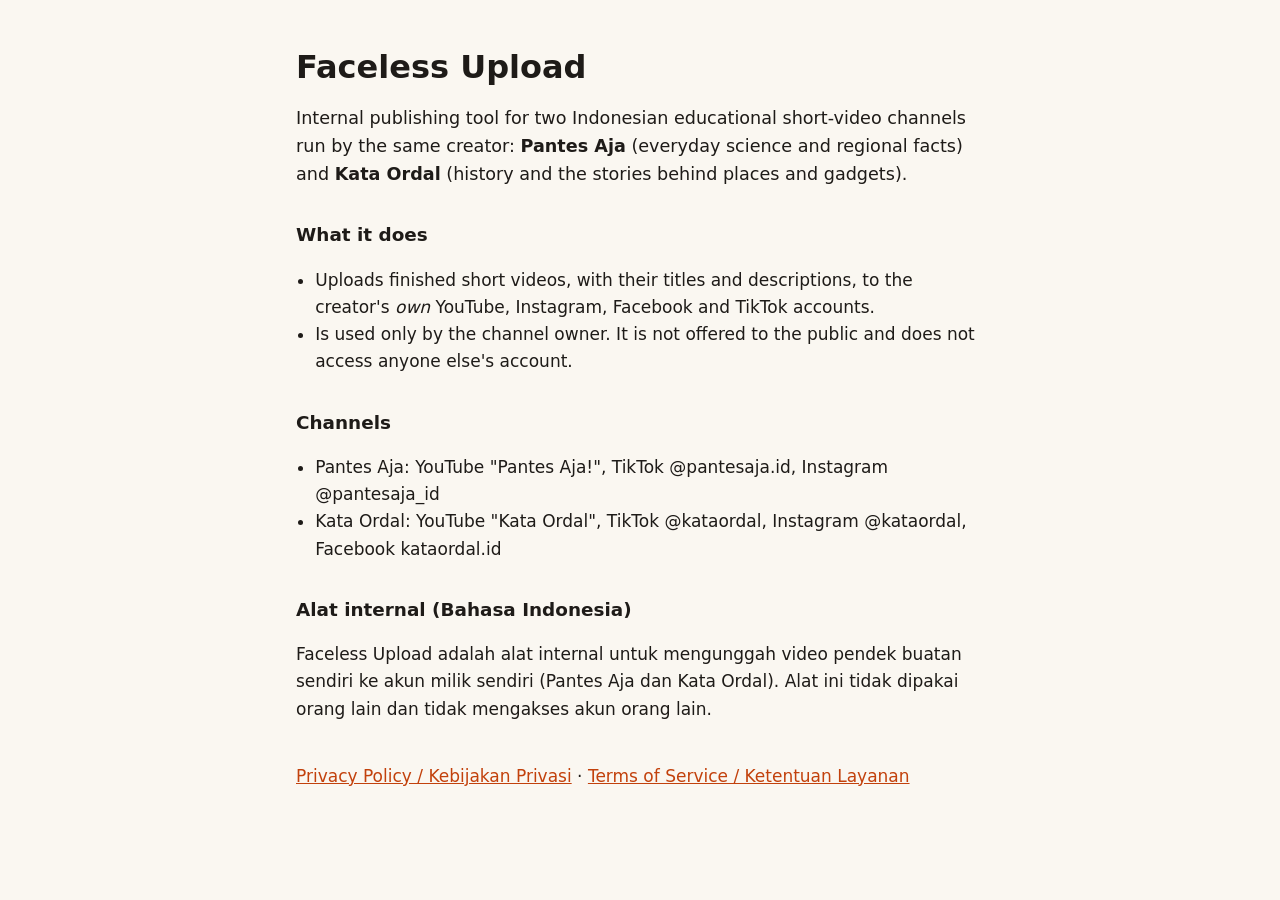
<file: index.html>
<!doctype html>
<html lang="id">
<head>
<meta charset="utf-8">
<meta name="viewport" content="width=device-width, initial-scale=1">
<title>Faceless Upload</title>
<meta name="description" content="Internal publishing tool for the Pantes Aja and Kata Ordal channels.">
<link rel="stylesheet" href="style.css">
</head>
<body>
<main>
  <h1>Faceless Upload</h1>
  <p class="lead">Internal publishing tool for two Indonesian educational short-video channels run by the same creator:
    <strong>Pantes Aja</strong> (everyday science and regional facts) and <strong>Kata Ordal</strong> (history and the stories behind places and gadgets).</p>

  <h2>What it does</h2>
  <ul>
    <li>Uploads finished short videos, with their titles and descriptions, to the creator's <em>own</em> YouTube, Instagram, Facebook and TikTok accounts.</li>
    <li>Is used only by the channel owner. It is not offered to the public and does not access anyone else's account.</li>
  </ul>

  <h2>Channels</h2>
  <ul>
    <li>Pantes Aja: YouTube "Pantes Aja!", TikTok @pantesaja.id, Instagram @pantesaja_id</li>
    <li>Kata Ordal: YouTube "Kata Ordal", TikTok @kataordal, Instagram @kataordal, Facebook kataordal.id</li>
  </ul>

  <h2>Alat internal (Bahasa Indonesia)</h2>
  <p>Faceless Upload adalah alat internal untuk mengunggah video pendek buatan sendiri ke akun milik sendiri
    (Pantes Aja dan Kata Ordal). Alat ini tidak dipakai orang lain dan tidak mengakses akun orang lain.</p>

  <p class="links"><a href="privacy.html">Privacy Policy / Kebijakan Privasi</a> · <a href="terms.html">Terms of Service / Ketentuan Layanan</a></p>
</main>
</body>
</html>
</file>
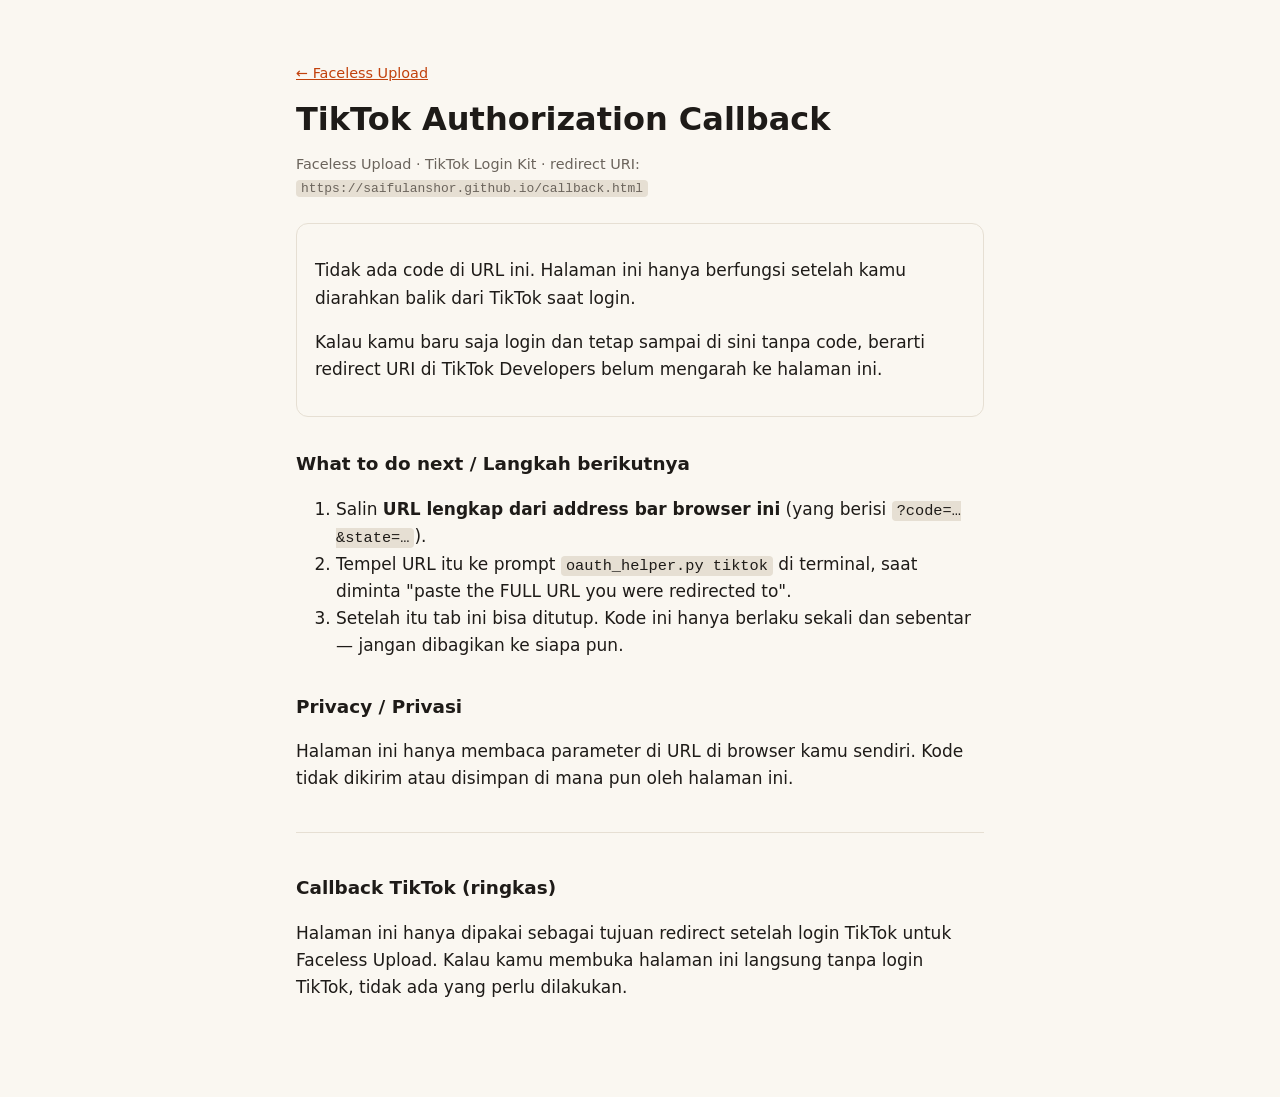
<file: callback.html>
<!doctype html>
<html lang="id">
<head>
<meta charset="utf-8">
<meta name="viewport" content="width=device-width, initial-scale=1">
<title>TikTok Callback · Faceless Upload</title>
<meta name="description" content="OAuth callback page for Faceless Upload (TikTok Login Kit).">
<link rel="stylesheet" href="style.css">
<style>
  .box { border: 1px solid var(--line); border-radius: 12px; padding: 16px 18px; margin: 1.5rem 0; }
  .box.ok { border-color: #16a34a; }
  .box.err { border-color: #dc2626; }
  .code { display: block; word-break: break-all; background: var(--line); padding: 10px 12px; border-radius: 8px; font-family: ui-monospace, monospace; font-size: .85rem; margin: .5rem 0; }
  button { font: inherit; padding: 8px 14px; border-radius: 8px; border: 1px solid var(--line); background: var(--accent); color: #fff; cursor: pointer; margin: .25rem .5rem .25rem 0; }
  button.secondary { background: transparent; color: var(--ink); }
</style>
</head>
<body>
<main>
  <p class="back"><a href="index.html">← Faceless Upload</a></p>
  <h1>TikTok Authorization Callback</h1>
  <p class="meta">Faceless Upload · TikTok Login Kit · redirect URI: <code>https://saifulanshor.github.io/callback.html</code></p>

  <div id="status" class="box">
    <p>Memproses redirect dari TikTok…</p>
  </div>

  <h2>What to do next / Langkah berikutnya</h2>
  <ol>
    <li>Salin <strong>URL lengkap dari address bar browser ini</strong> (yang berisi <code>?code=…&amp;state=…</code>).</li>
    <li>Tempel URL itu ke prompt <code>oauth_helper.py tiktok</code> di terminal, saat diminta "paste the FULL URL you were redirected to".</li>
    <li>Setelah itu tab ini bisa ditutup. Kode ini hanya berlaku sekali dan sebentar — jangan dibagikan ke siapa pun.</li>
  </ol>

  <h2>Privacy / Privasi</h2>
  <p>Halaman ini hanya membaca parameter di URL di browser kamu sendiri. Kode tidak dikirim atau disimpan di mana pun oleh halaman ini.</p>

  <hr>
  <h2>Callback TikTok (ringkas)</h2>
  <p>Halaman ini hanya dipakai sebagai tujuan redirect setelah login TikTok untuk Faceless Upload. Kalau kamu membuka halaman ini langsung tanpa login TikTok, tidak ada yang perlu dilakukan.</p>
</main>
<script>
(function () {
  var params = new URLSearchParams(window.location.search);
  var status = document.getElementById('status');
  var code = params.get('code');
  var state = params.get('state');
  var error = params.get('error');
  var errorDescription = params.get('error_description');

  function el(tag, text) {
    var n = document.createElement(tag);
    n.textContent = text;
    return n;
  }
  function copyButton(label, value) {
    var b = document.createElement('button');
    b.type = 'button';
    b.textContent = label;
    b.addEventListener('click', function () {
      var done = function () { b.textContent = 'Disalin ✓'; };
      if (navigator.clipboard && navigator.clipboard.writeText) {
        navigator.clipboard.writeText(value).then(done, function () { b.textContent = 'Gagal menyalin'; });
      } else {
        b.textContent = 'Salin manual dari address bar';
      }
    });
    return b;
  }

  status.textContent = '';
  if (error) {
    status.classList.add('err');
    status.appendChild(el('p', 'TikTok authorization failed / Otorisasi TikTok gagal.'));
    status.appendChild(el('p', 'Error: ' + error));
    if (errorDescription) status.appendChild(el('p', errorDescription));
    status.appendChild(el('p', 'Coba login lagi dari awal. Kalau errornya berulang, periksa redirect URI yang terdaftar di TikTok Developers.'));
  } else if (code) {
    status.classList.add('ok');
    status.appendChild(el('p', 'Authorization sukses. Salin URL lengkap dari address bar dan tempel ke oauth_helper.'));
    status.appendChild(el('strong', 'code:'));
    var codeEl = document.createElement('code');
    codeEl.className = 'code';
    codeEl.textContent = code;
    status.appendChild(codeEl);
    if (state) {
      status.appendChild(el('strong', 'state:'));
      var stateEl = document.createElement('code');
      stateEl.className = 'code';
      stateEl.textContent = state;
      status.appendChild(stateEl);
    }
    status.appendChild(copyButton('Salin URL lengkap', window.location.href));
    status.appendChild(copyButton('Salin code', code));
  } else {
    status.appendChild(el('p', 'Tidak ada code di URL ini. Halaman ini hanya berfungsi setelah kamu diarahkan balik dari TikTok saat login.'));
    status.appendChild(el('p', 'Kalau kamu baru saja login dan tetap sampai di sini tanpa code, berarti redirect URI di TikTok Developers belum mengarah ke halaman ini.'));
  }
})();
</script>
</body>
</html>
</file>
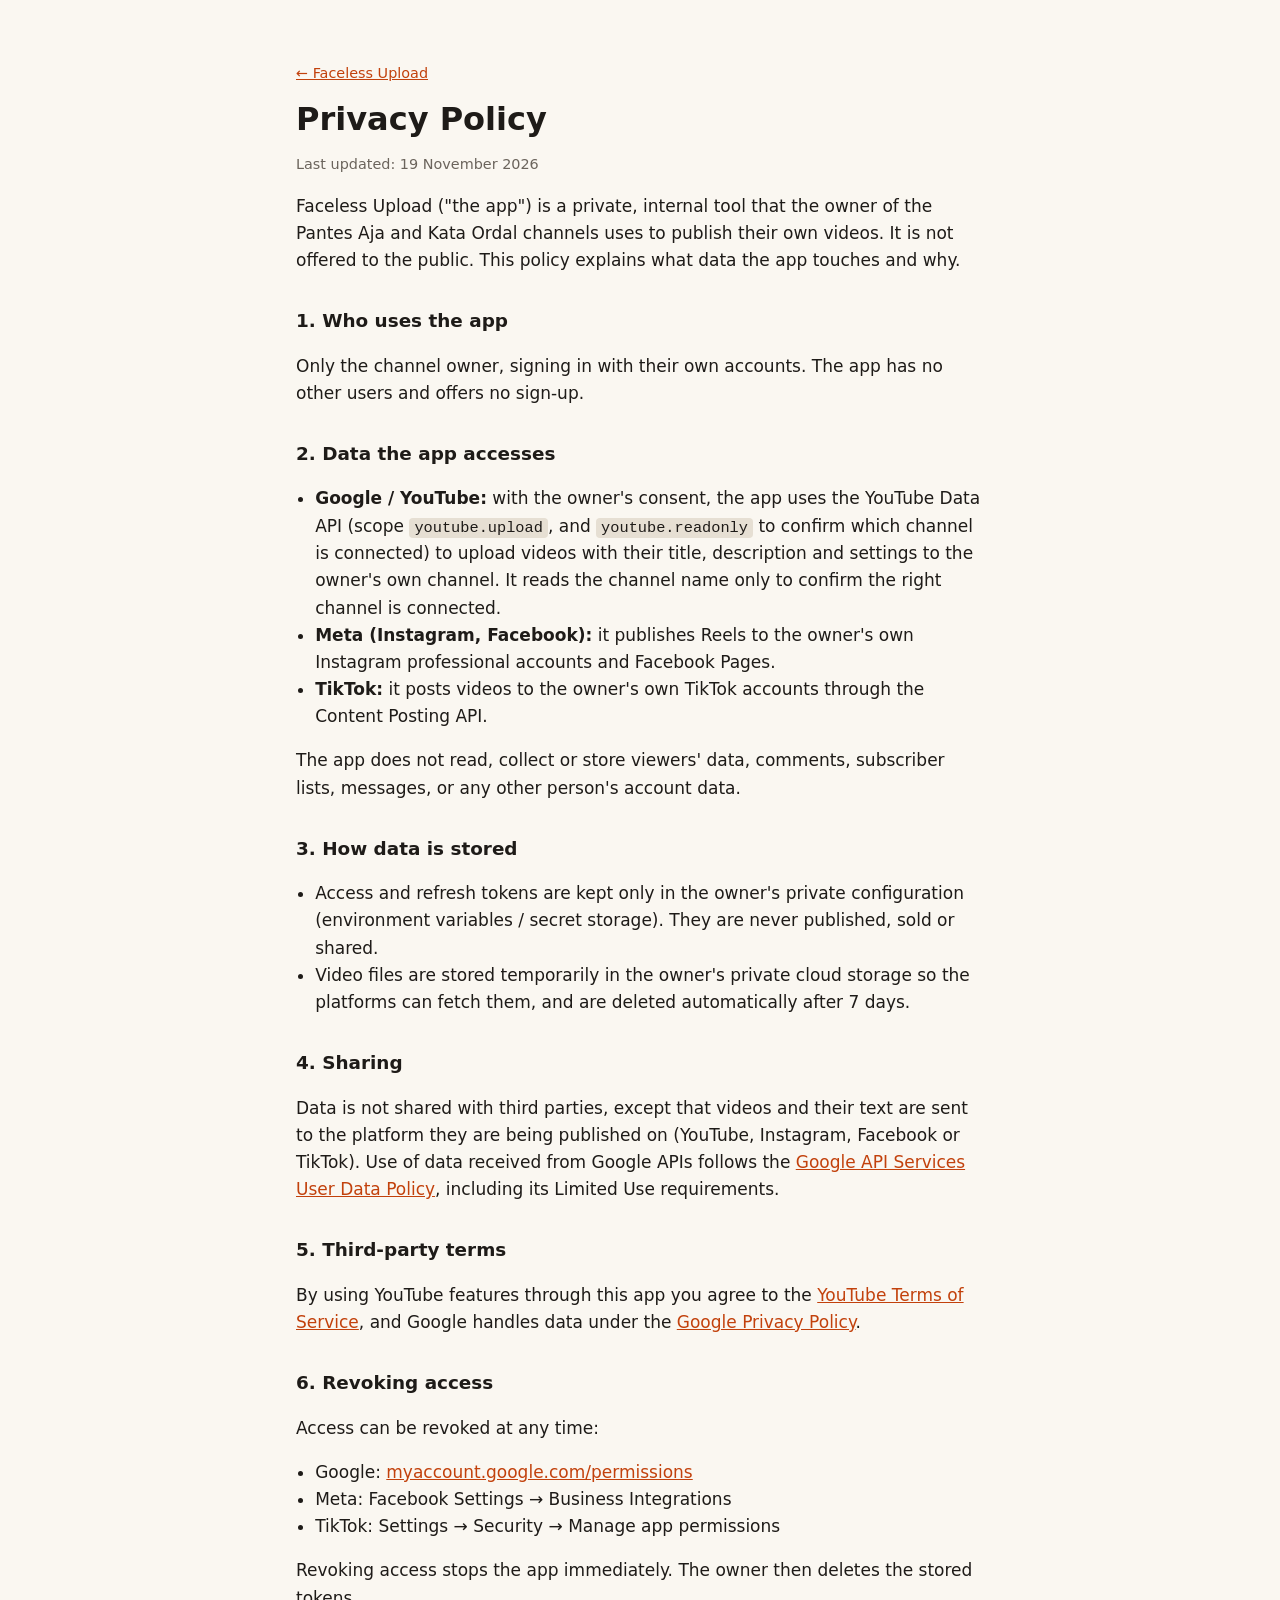
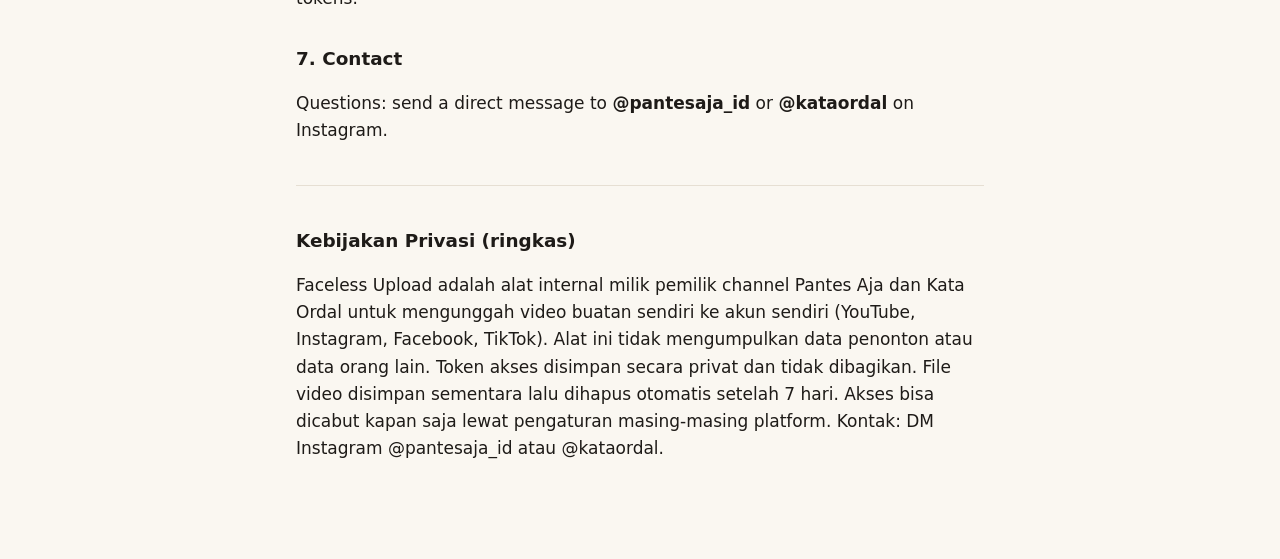
<file: privacy.html>
<!doctype html>
<html lang="id">
<head>
<meta charset="utf-8">
<meta name="viewport" content="width=device-width, initial-scale=1">
<title>Privacy Policy · Faceless Upload</title>
<link rel="stylesheet" href="style.css">
</head>
<body>
<main>
  <p class="back"><a href="index.html">← Faceless Upload</a></p>
  <h1>Privacy Policy</h1>
  <p class="meta">Last updated: 19 November 2026</p>

  <p>Faceless Upload ("the app") is a private, internal tool that the owner of the Pantes Aja and Kata Ordal channels uses
    to publish their own videos. It is not offered to the public. This policy explains what data the app touches and why.</p>

  <h2>1. Who uses the app</h2>
  <p>Only the channel owner, signing in with their own accounts. The app has no other users and offers no sign-up.</p>

  <h2>2. Data the app accesses</h2>
  <ul>
    <li><strong>Google / YouTube:</strong> with the owner's consent, the app uses the YouTube Data API
      (scope <code>youtube.upload</code>, and <code>youtube.readonly</code> to confirm which channel is connected) to upload
      videos with their title, description and settings to the owner's own channel. It reads the channel name only to confirm
      the right channel is connected.</li>
    <li><strong>Meta (Instagram, Facebook):</strong> it publishes Reels to the owner's own Instagram professional accounts and Facebook Pages.</li>
    <li><strong>TikTok:</strong> it posts videos to the owner's own TikTok accounts through the Content Posting API.</li>
  </ul>
  <p>The app does not read, collect or store viewers' data, comments, subscriber lists, messages, or any other person's account data.</p>

  <h2>3. How data is stored</h2>
  <ul>
    <li>Access and refresh tokens are kept only in the owner's private configuration (environment variables / secret storage).
      They are never published, sold or shared.</li>
    <li>Video files are stored temporarily in the owner's private cloud storage so the platforms can fetch them, and are deleted automatically after 7 days.</li>
  </ul>

  <h2>4. Sharing</h2>
  <p>Data is not shared with third parties, except that videos and their text are sent to the platform they are being published on (YouTube, Instagram, Facebook or TikTok).
    Use of data received from Google APIs follows the
    <a href="https://developers.google.com/terms/api-services-user-data-policy">Google API Services User Data Policy</a>, including its Limited Use requirements.</p>

  <h2>5. Third-party terms</h2>
  <p>By using YouTube features through this app you agree to the
    <a href="https://www.youtube.com/t/terms">YouTube Terms of Service</a>, and Google handles data under the
    <a href="https://policies.google.com/privacy">Google Privacy Policy</a>.</p>

  <h2>6. Revoking access</h2>
  <p>Access can be revoked at any time:</p>
  <ul>
    <li>Google: <a href="https://myaccount.google.com/permissions">myaccount.google.com/permissions</a></li>
    <li>Meta: Facebook Settings → Business Integrations</li>
    <li>TikTok: Settings → Security → Manage app permissions</li>
  </ul>
  <p>Revoking access stops the app immediately. The owner then deletes the stored tokens.</p>

  <h2>7. Contact</h2>
  <p>Questions: send a direct message to <strong>@pantesaja_id</strong> or <strong>@kataordal</strong> on Instagram.</p>

  <hr>
  <h2>Kebijakan Privasi (ringkas)</h2>
  <p>Faceless Upload adalah alat internal milik pemilik channel Pantes Aja dan Kata Ordal untuk mengunggah video buatan sendiri ke akun sendiri
    (YouTube, Instagram, Facebook, TikTok). Alat ini tidak mengumpulkan data penonton atau data orang lain. Token akses disimpan secara privat dan tidak dibagikan.
    File video disimpan sementara lalu dihapus otomatis setelah 7 hari. Akses bisa dicabut kapan saja lewat pengaturan masing-masing platform.
    Kontak: DM Instagram @pantesaja_id atau @kataordal.</p>
</main>
</body>
</html>
</file>
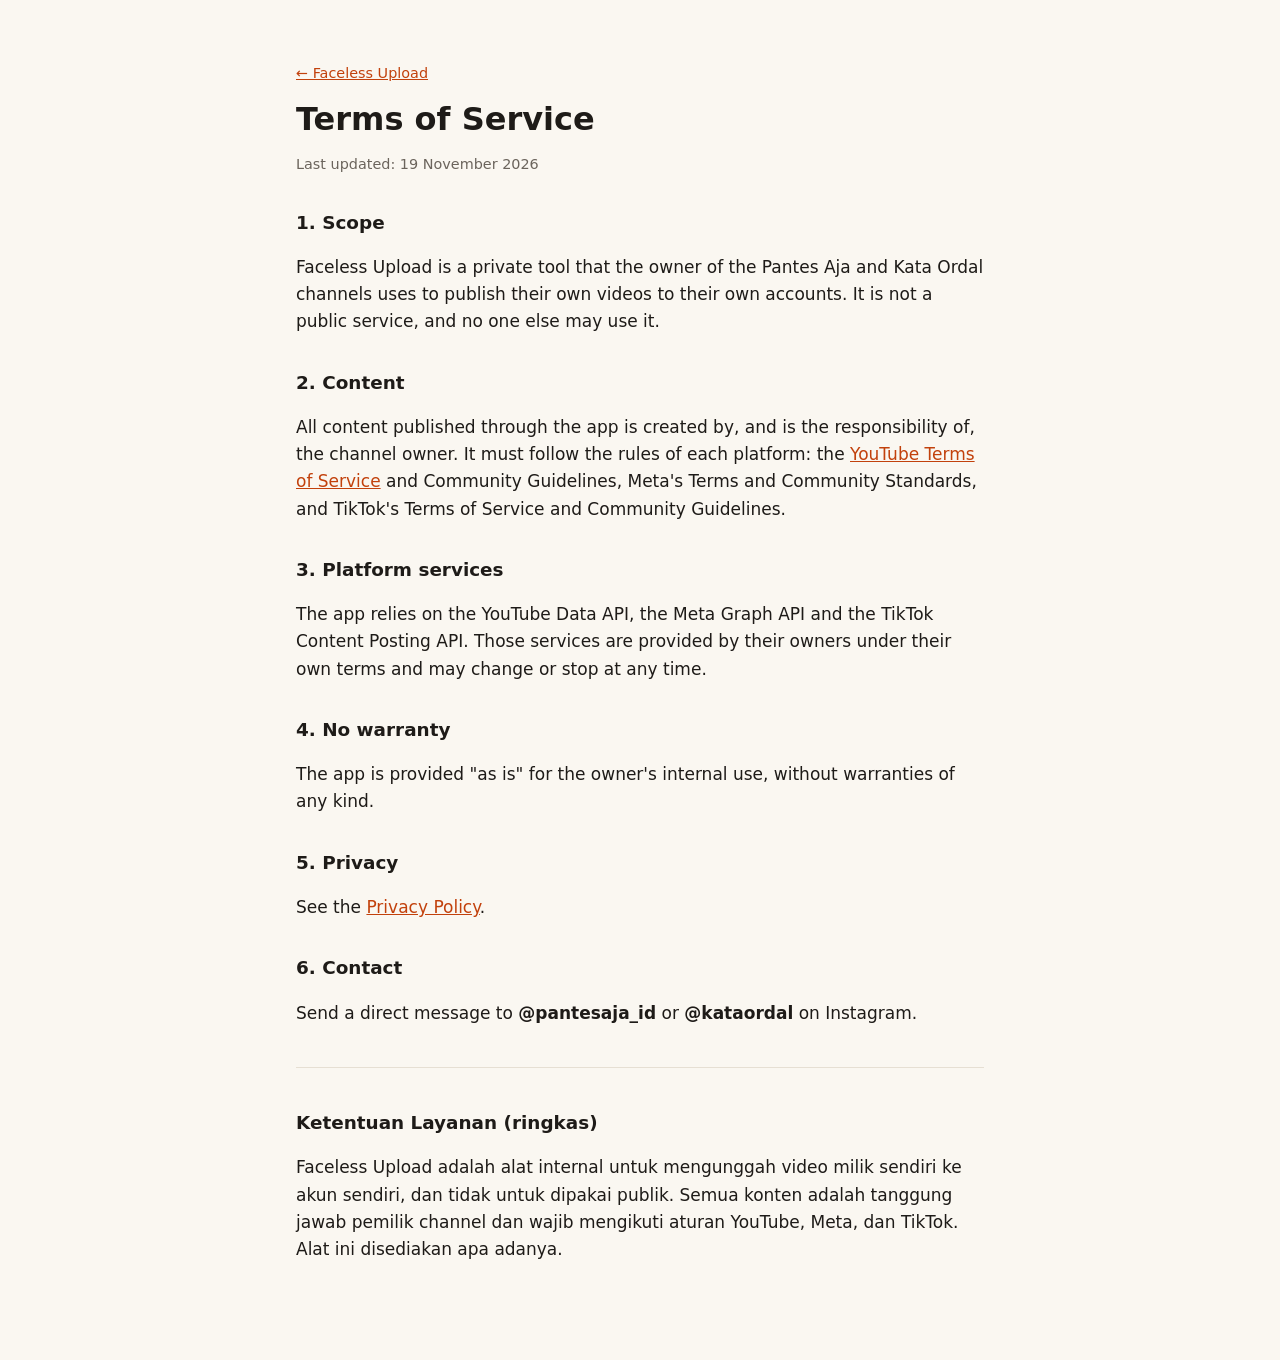
<file: terms.html>
<!doctype html>
<html lang="id">
<head>
<meta charset="utf-8">
<meta name="viewport" content="width=device-width, initial-scale=1">
<title>Terms of Service · Faceless Upload</title>
<link rel="stylesheet" href="style.css">
</head>
<body>
<main>
  <p class="back"><a href="index.html">← Faceless Upload</a></p>
  <h1>Terms of Service</h1>
  <p class="meta">Last updated: 19 November 2026</p>

  <h2>1. Scope</h2>
  <p>Faceless Upload is a private tool that the owner of the Pantes Aja and Kata Ordal channels uses to publish their own videos to their own accounts.
    It is not a public service, and no one else may use it.</p>

  <h2>2. Content</h2>
  <p>All content published through the app is created by, and is the responsibility of, the channel owner.
    It must follow the rules of each platform: the <a href="https://www.youtube.com/t/terms">YouTube Terms of Service</a>
    and Community Guidelines, Meta's Terms and Community Standards, and TikTok's Terms of Service and Community Guidelines.</p>

  <h2>3. Platform services</h2>
  <p>The app relies on the YouTube Data API, the Meta Graph API and the TikTok Content Posting API.
    Those services are provided by their owners under their own terms and may change or stop at any time.</p>

  <h2>4. No warranty</h2>
  <p>The app is provided "as is" for the owner's internal use, without warranties of any kind.</p>

  <h2>5. Privacy</h2>
  <p>See the <a href="privacy.html">Privacy Policy</a>.</p>

  <h2>6. Contact</h2>
  <p>Send a direct message to <strong>@pantesaja_id</strong> or <strong>@kataordal</strong> on Instagram.</p>

  <hr>
  <h2>Ketentuan Layanan (ringkas)</h2>
  <p>Faceless Upload adalah alat internal untuk mengunggah video milik sendiri ke akun sendiri, dan tidak untuk dipakai publik.
    Semua konten adalah tanggung jawab pemilik channel dan wajib mengikuti aturan YouTube, Meta, dan TikTok.
    Alat ini disediakan apa adanya.</p>
</main>
</body>
</html>
</file>
<file: style.css>
:root { --bg: #faf7f1; --ink: #1e1b18; --muted: #6b645c; --accent: #c2410c; --line: #e6dfd3; }
@media (prefers-color-scheme: dark) { :root { --bg: #15130f; --ink: #f1ece4; --muted: #a8a094; --accent: #fb923c; --line: #2e2a24; } }
* { box-sizing: border-box; }
body { margin: 0; background: var(--bg); color: var(--ink); font: 17px/1.6 system-ui, -apple-system, "Segoe UI", Roboto, sans-serif; }
main { max-width: 720px; margin: 0 auto; padding: 48px 16px 80px; }
h1 { font-size: 2rem; line-height: 1.2; margin: 0 0 .5rem; }
h2 { font-size: 1.15rem; margin: 2rem 0 .5rem; }
.lead { font-size: 1.1rem; }
.meta, .back { color: var(--muted); font-size: .9rem; }
a { color: var(--accent); }
code { font-size: .9em; background: var(--line); padding: 1px 5px; border-radius: 4px; }
hr { border: 0; border-top: 1px solid var(--line); margin: 2.5rem 0; }
.links { margin-top: 2.5rem; }
ul { padding-left: 1.2rem; }
</file>
